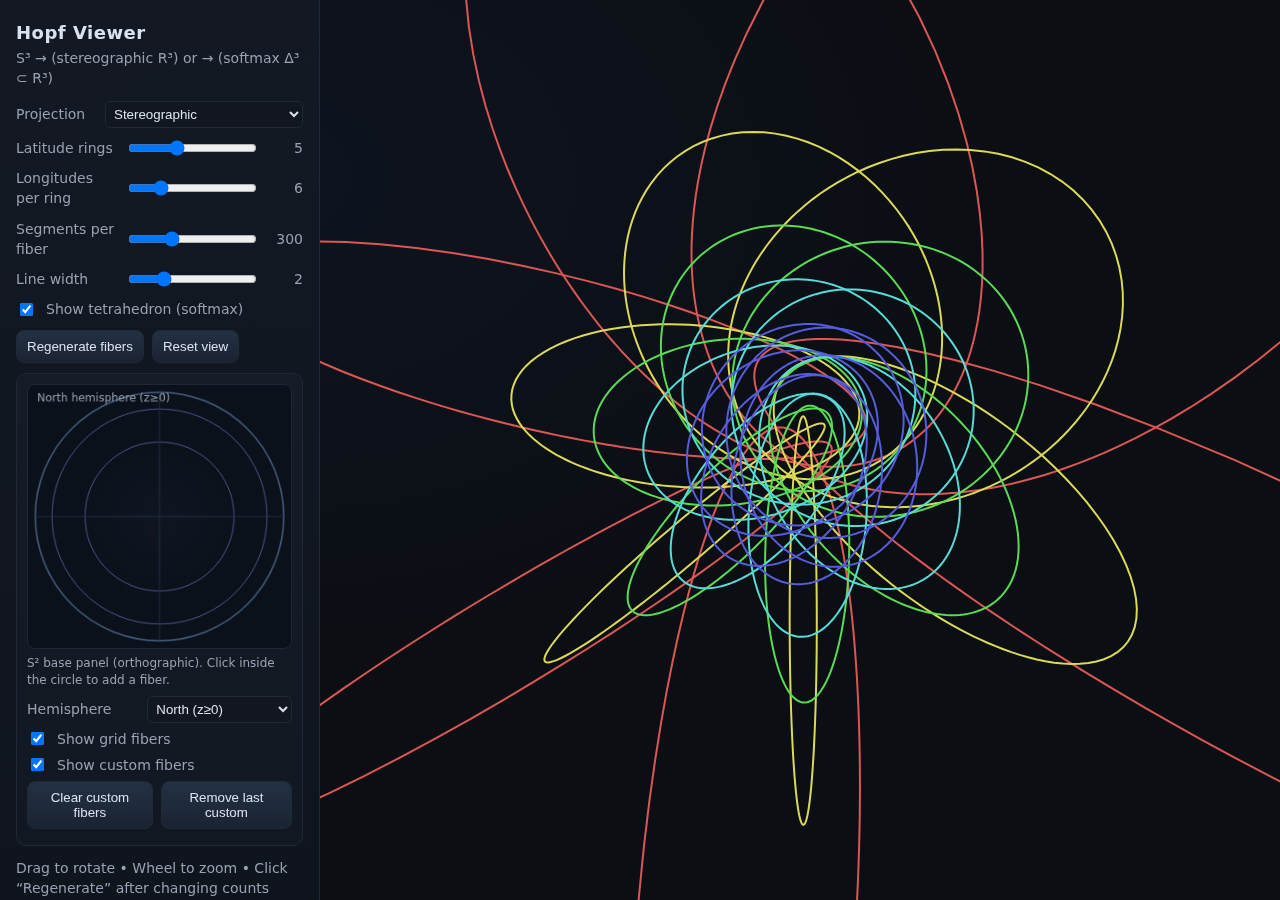
<file: index.html>
<!doctype html>
<html lang="en">
<head>
  <meta charset="utf-8" />
  <meta name="viewport" content="width=device-width,initial-scale=1" />
  <title>Hopf Viewer — Stereographic & Softmax Coordinates</title>
  <link rel="stylesheet" href="style.css" />
</head>
<body>
  <div id="ui">
    <h1>Hopf Viewer</h1>
    <p class="sub">S³ → (stereographic R³) or → (softmax Δ³ ⊂ R³)</p>
    <div class="row">
      <label>Projection</label>
      <select id="projection">
        <option value="stereo">Stereographic</option>
        <option value="softmax">Softmax (Δ³ via tetrahedron)</option>
      </select>
    </div>
    <div class="row" id="softmaxRow">
      <label>α (softmax temperature)</label>
      <input type="range" id="alpha" min="0" max="6" value="2" step="0.1" />
      <span id="alphaVal">2.0</span>
    </div>
    <div class="row">
      <label>Latitude rings</label>
      <input type="range" id="latRings" min="1" max="12" value="5" step="1" />
      <span id="latRingsVal">5</span>
    </div>
    <div class="row">
      <label>Longitudes per ring</label>
      <input type="range" id="longitudes" min="1" max="24" value="6" step="1" />
      <span id="longitudesVal">6</span>
    </div>
    <div class="row">
      <label>Segments per fiber</label>
      <input type="range" id="segments" min="64" max="800" value="300" step="1" />
      <span id="segmentsVal">300</span>
    </div>
    <div class="row">
      <label>Line width</label>
      <input type="range" id="lineWidth" min="1" max="5" value="2" step="1" />
      <span id="lineWidthVal">2</span>
    </div>
    <div class="row checkbox">
      <input type="checkbox" id="showTetra" checked />
      <label for="showTetra">Show tetrahedron (softmax)</label>
    </div>
    <div class="row">
      <button id="regen">Regenerate fibers</button>
      <button id="resetView">Reset view</button>
    </div>
    <div class="row group">
      <div class="s2panel-wrap">
        <canvas id="s2panel" width="288" height="288"></canvas>
        <div class="s2panel-label">S² base panel (orthographic). Click inside the circle to add a fiber.</div>
        <div class="row mini">
          <label>Hemisphere</label>
          <select id="hemi">
            <option value="north">North (z≥0)</option>
            <option value="south">South (z≤0)</option>
          </select>
        </div>
        <div class="row mini checkbox">
          <input type="checkbox" id="showGrid" checked />
          <label for="showGrid">Show grid fibers</label>
        </div>
        <div class="row mini checkbox">
          <input type="checkbox" id="showCustom" checked />
          <label for="showCustom">Show custom fibers</label>
        </div>
        <div class="row mini">
          <button id="clearCustom">Clear custom fibers</button>
          <button id="removeLast">Remove last custom</button>
        </div>
      </div>
    </div>
    <div class="hint">
      Drag to rotate • Wheel to zoom • Click “Regenerate” after changing counts
    </div>
    <details>
      <summary>What am I seeing?</summary>
      <p>
        The Hopf fibration S³ → S² has circle fibers. We parametrize each fiber by an angle θ and
        construct S³ points (x₁,x₂,x₃,x₄) from complex pairs (z₁,z₂). Two projections:
      </p>
      <ul>
        <li><b>Stereographic:</b> (x₁,x₂,x₃,x₄) ↦ (x₁,x₂,x₃)/(1 - x₄) ∈ R³.</li>
        <li><b>Softmax:</b> v ↦ softmax_α(v) ∈ Δ³ and then mapped to a 3D tetrahedron via barycentric coords.</li>
      </ul>
      <p>
        Any two distinct Hopf fibers link once. Try rotating to see the linking.
      </p>
    </details>
  </div>
  <canvas id="cnv"></canvas>
  <script src="hopf.js"></script>
</body>
</html>
</file>
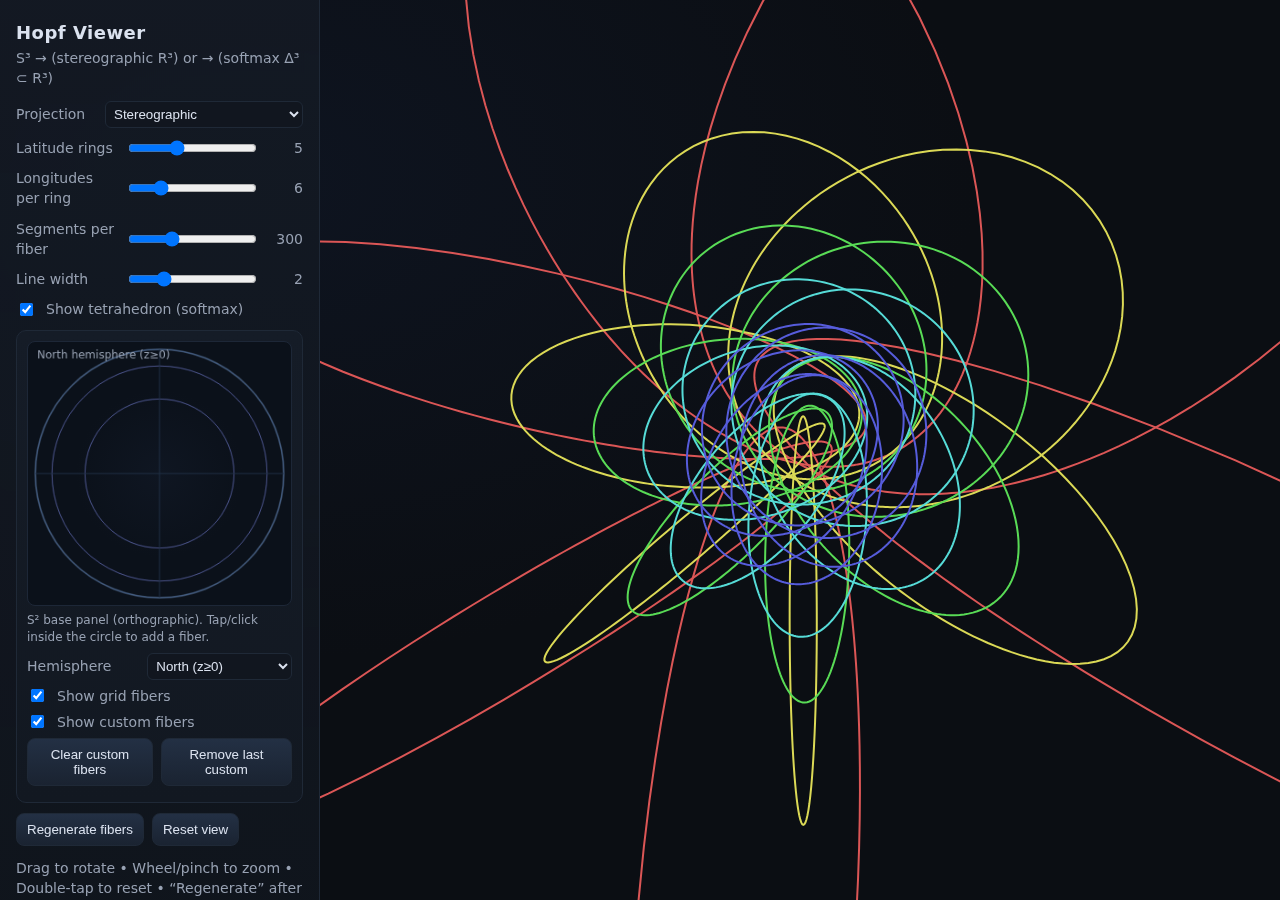
<file: hopf_viewer_mobile/index.html>
<!doctype html>
<html lang="en">
<head>
  <meta charset="utf-8" />
  <meta name="viewport" content="width=device-width, initial-scale=1, maximum-scale=1" />
  <title>Hopf Viewer — Stereographic & Softmax (Mobile + S² Panel)</title>
  <link rel="stylesheet" href="style.css" />
</head>
<body>
  <button id="panelToggle" aria-label="Toggle panel">☰</button>
  <div id="ui">
    <h1>Hopf Viewer</h1>
    <p class="sub">S³ → (stereographic R³) or → (softmax Δ³ ⊂ R³)</p>
    <div class="row">
      <label>Projection</label>
      <select id="projection">
        <option value="stereo">Stereographic</option>
        <option value="softmax">Softmax (Δ³ via tetrahedron)</option>
      </select>
    </div>
    <div class="row" id="softmaxRow">
      <label>α (softmax temperature)</label>
      <input type="range" id="alpha" min="0" max="6" value="2" step="0.1" />
      <span id="alphaVal">2.0</span>
    </div>
    <div class="row">
      <label>Latitude rings</label>
      <input type="range" id="latRings" min="1" max="12" value="5" step="1" />
      <span id="latRingsVal">5</span>
    </div>
    <div class="row">
      <label>Longitudes per ring</label>
      <input type="range" id="longitudes" min="1" max="24" value="6" step="1" />
      <span id="longitudesVal">6</span>
    </div>
    <div class="row">
      <label>Segments per fiber</label>
      <input type="range" id="segments" min="64" max="800" value="300" step="1" />
      <span id="segmentsVal">300</span>
    </div>
    <div class="row">
      <label>Line width</label>
      <input type="range" id="lineWidth" min="1" max="5" value="2" step="1" />
      <span id="lineWidthVal">2</span>
    </div>
    <div class="row checkbox">
      <input type="checkbox" id="showTetra" checked />
      <label for="showTetra">Show tetrahedron (softmax)</label>
    </div>

    <div class="row group">
      <div class="s2panel-wrap">
        <canvas id="s2panel" width="288" height="288"></canvas>
        <div class="s2panel-label">S² base panel (orthographic). Tap/click inside the circle to add a fiber.</div>
        <div class="row mini">
          <label>Hemisphere</label>
          <select id="hemi">
            <option value="north">North (z≥0)</option>
            <option value="south">South (z≤0)</option>
          </select>
        </div>
        <div class="row mini checkbox">
          <input type="checkbox" id="showGrid" checked />
          <label for="showGrid">Show grid fibers</label>
        </div>
        <div class="row mini checkbox">
          <input type="checkbox" id="showCustom" checked />
          <label for="showCustom">Show custom fibers</label>
        </div>
        <div class="row mini">
          <button id="clearCustom">Clear custom fibers</button>
          <button id="removeLast">Remove last custom</button>
        </div>
      </div>
    </div>

    <div class="row">
      <button id="regen">Regenerate fibers</button>
      <button id="resetView">Reset view</button>
    </div>
    <div class="hint">
      Drag to rotate • Wheel/pinch to zoom • Double-tap to reset • “Regenerate” after changing counts
    </div>
    <details>
      <summary>What am I seeing?</summary>
      <p>
        The Hopf fibration S³ → S² has circle fibers. We parametrize each fiber by an angle θ and
        construct S³ points (x₁,x₂,x₃,x₄) from complex pairs (z₁,z₂). Two projections:
      </p>
      <ul>
        <li><b>Stereographic:</b> (x₁,x₂,x₃,x₄) ↦ (x₁,x₂,x₃)/(1 - x₄) ∈ R³.</li>
        <li><b>Softmax:</b> v ↦ softmax_α(v) ∈ Δ³ and then mapped to a 3D tetrahedron via barycentric coords.</li>
      </ul>
      <p>
        Any two distinct Hopf fibers link once. Try rotating to see the linking.
      </p>
    </details>
  </div>
  <canvas id="cnv"></canvas>
  <script src="hopf.js"></script>
</body>
</html>
</file>
<file: style.css>
/* Minimal, clean UI */
:root {
  --bg: #0b0e13;
  --panel: #11161f;
  --text: #dbe2ef;
  --muted: #98a2b3;
  --accent: #6ea8fe;
  --accent2: #a78bfa;
  --edge: #1f2937;
}
* { box-sizing: border-box; }
html, body {
  height: 100%;
  margin: 0;
  background: radial-gradient(1200px 800px at 20% 20%, #0e1420 0%, var(--bg) 60%);
  color: var(--text);
  font: 14px/1.45 system-ui, -apple-system, Segoe UI, Roboto, Ubuntu, Cantarell, Noto Sans, Helvetica, Arial, "Apple Color Emoji", "Segoe UI Emoji";
}
#cnv {
  position: fixed;
  inset: 0 0 0 320px;
  display: block;
  width: calc(100% - 320px);
  height: 100%;
}
#ui {
  position: fixed;
  left: 0; top: 0; bottom: 0;
  width: 320px;
  padding: 16px 16px 24px;
  background: linear-gradient(180deg, rgba(20,26,36,0.9), rgba(17,22,31,0.85));
  border-right: 1px solid var(--edge);
  overflow-y: auto;
  backdrop-filter: blur(6px);
}
h1 {
  margin: 4px 0 2px;
  font-size: 18px;
  letter-spacing: 0.5px;
}
.sub { color: var(--muted); margin: 0 0 12px; }
.row { display: flex; align-items: center; gap: 8px; margin: 10px 0; }
.row label { flex: 1; color: var(--muted); }
.row input[type="range"] { flex: 1.2; }
.row select { flex: 1.2; background: var(--panel); color: var(--text); border: 1px solid var(--edge); padding: 4px; border-radius: 6px; }
.row span { width: 36px; text-align: right; color: var(--muted); }
.row.checkbox { gap: 10px; }
button {
  background: linear-gradient(180deg, #233044, #1a2331);
  color: var(--text);
  border: 1px solid var(--edge);
  border-radius: 8px;
  padding: 8px 10px;
  cursor: pointer;
}
button:hover { border-color: #2d3b52; }
.hint { color: var(--muted); margin-top: 12px; }
details { margin-top: 12px; }
summary { cursor: pointer; color: var(--accent); }

/* S² panel block */
.row.group { margin-top: 10px; }
.s2panel-wrap {
  border: 1px solid var(--edge);
  border-radius: 10px;
  padding: 10px;
  background: linear-gradient(180deg, #151c27, #121821);
}
#s2panel {
  display: block;
  width: 100%;
  height: auto;
  background: radial-gradient(120px 120px at 50% 50%, #0f1622 0%, #0b111a 70%);
  border-radius: 8px;
  border: 1px solid #1d2737;
}
.s2panel-label {
  margin-top: 6px;
  color: var(--muted);
  font-size: 12px;
}
.row.mini { margin: 6px 0; }
</file>
<file: hopf_viewer_mobile/style.css>
/* Minimal, clean UI */
:root {
  --bg: #0b0e13;
  --panel: #11161f;
  --text: #dbe2ef;
  --muted: #98a2b3;
  --accent: #6ea8fe;
  --accent2: #a78bfa;
  --edge: #1f2937;
}
* { box-sizing: border-box; }
html, body {
  height: 100%;
  margin: 0;
  background: radial-gradient(1200px 800px at 20% 20%, #0e1420 0%, var(--bg) 60%);
  color: var(--text);
  font: 14px/1.45 system-ui, -apple-system, Segoe UI, Roboto, Ubuntu, Cantarell, Noto Sans, Helvetica, Arial, "Apple Color Emoji", "Segoe UI Emoji";
}
#cnv {
  position: fixed;
  inset: 0 0 0 320px;
  display: block;
  width: calc(100% - 320px);
  height: 100%;
  touch-action: none;
}
#ui {
  position: fixed;
  left: 0; top: 0; bottom: 0;
  width: 320px;
  padding: 16px 16px 24px;
  background: linear-gradient(180deg, rgba(20,26,36,0.9), rgba(17,22,31,0.85));
  border-right: 1px solid var(--edge);
  overflow-y: auto;
  backdrop-filter: blur(6px);
}
h1 {
  margin: 4px 0 2px;
  font-size: 18px;
  letter-spacing: 0.5px;
}
.sub { color: var(--muted); margin: 0 0 12px; }
.row { display: flex; align-items: center; gap: 8px; margin: 10px 0; }
.row label { flex: 1; color: var(--muted); }
.row input[type="range"] { flex: 1.2; }
.row select { flex: 1.2; background: var(--panel); color: var(--text); border: 1px solid var(--edge); padding: 4px; border-radius: 6px; }
.row span { width: 36px; text-align: right; color: var(--muted); }
.row.checkbox { gap: 10px; }
button {
  background: linear-gradient(180deg, #233044, #1a2331);
  color: var(--text);
  border: 1px solid var(--edge);
  border-radius: 8px;
  padding: 8px 10px;
  cursor: pointer;
}
button:hover { border-color: #2d3b52; }
.hint { color: var(--muted); margin-top: 12px; }
details { margin-top: 12px; }
summary { cursor: pointer; color: var(--accent); }

/* S² panel block */
.row.group { margin-top: 10px; }
.s2panel-wrap {
  border: 1px solid var(--edge);
  border-radius: 10px;
  padding: 10px;
  background: linear-gradient(180deg, #151c27, #121821);
}
#s2panel {
  display: block;
  width: 100%;
  height: auto;
  background: radial-gradient(120px 120px at 50% 50%, #0f1622 0%, #0b111a 70%);
  border-radius: 8px;
  border: 1px solid #1d2737;
  touch-action: none;
}
.s2panel-label {
  margin-top: 6px;
  color: var(--muted);
  font-size: 12px;
}
.row.mini { margin: 6px 0; }

/* Mobile/responsive tweaks */
#panelToggle {
  position: fixed;
  top: 10px; left: 10px;
  z-index: 50;
  width: 36px; height: 36px;
  border: 1px solid var(--edge);
  border-radius: 8px;
  background: linear-gradient(180deg, #233044, #1a2331);
  color: var(--text);
  display: none;
}
@media (max-width: 720px) {
  #panelToggle { display: block; }
  #ui {
    width: min(92vw, 360px);
    transform: translateX(-110%);
    transition: transform 180ms ease;
    box-shadow: 8px 0 24px rgba(0,0,0,0.35);
  }
  body.panel-open #ui {
    transform: translateX(0%);
  }
  #cnv {
    inset: 0;
    width: 100%;
    height: 100%;
  }
}
</file>
